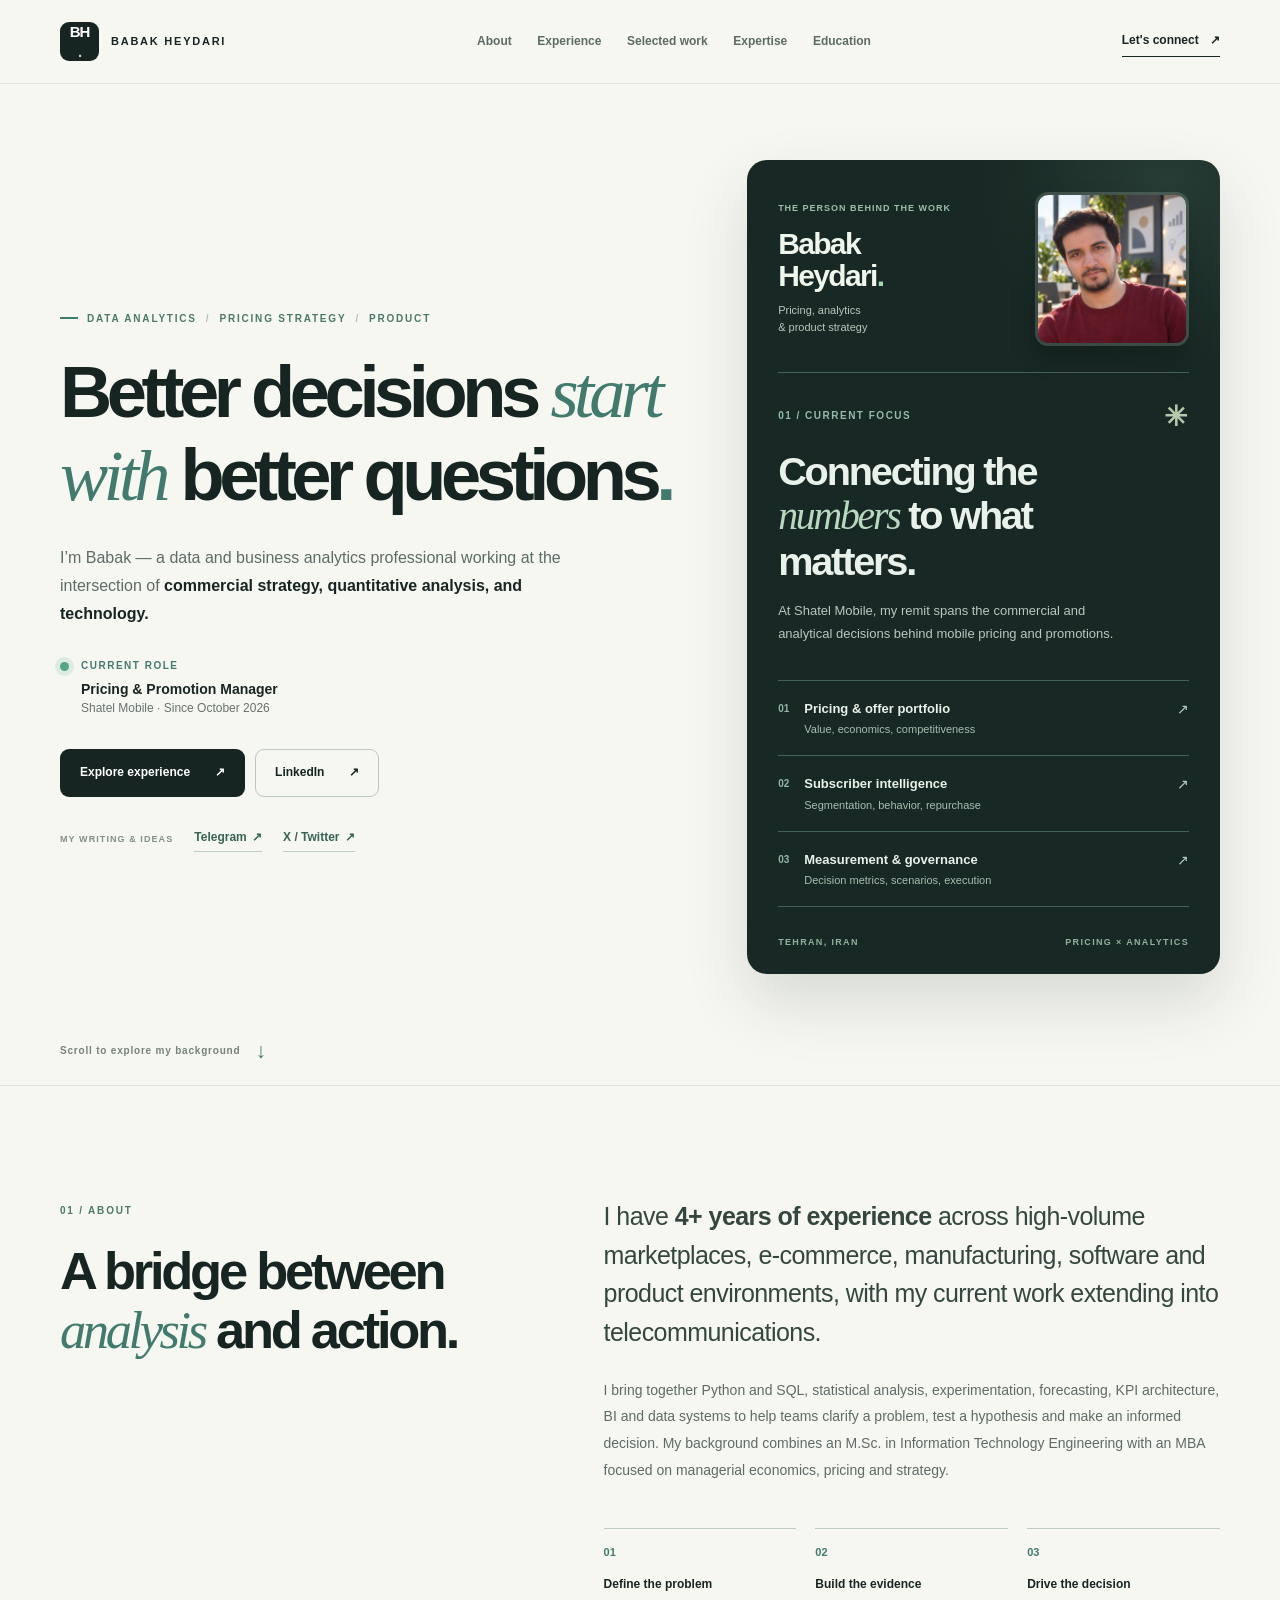
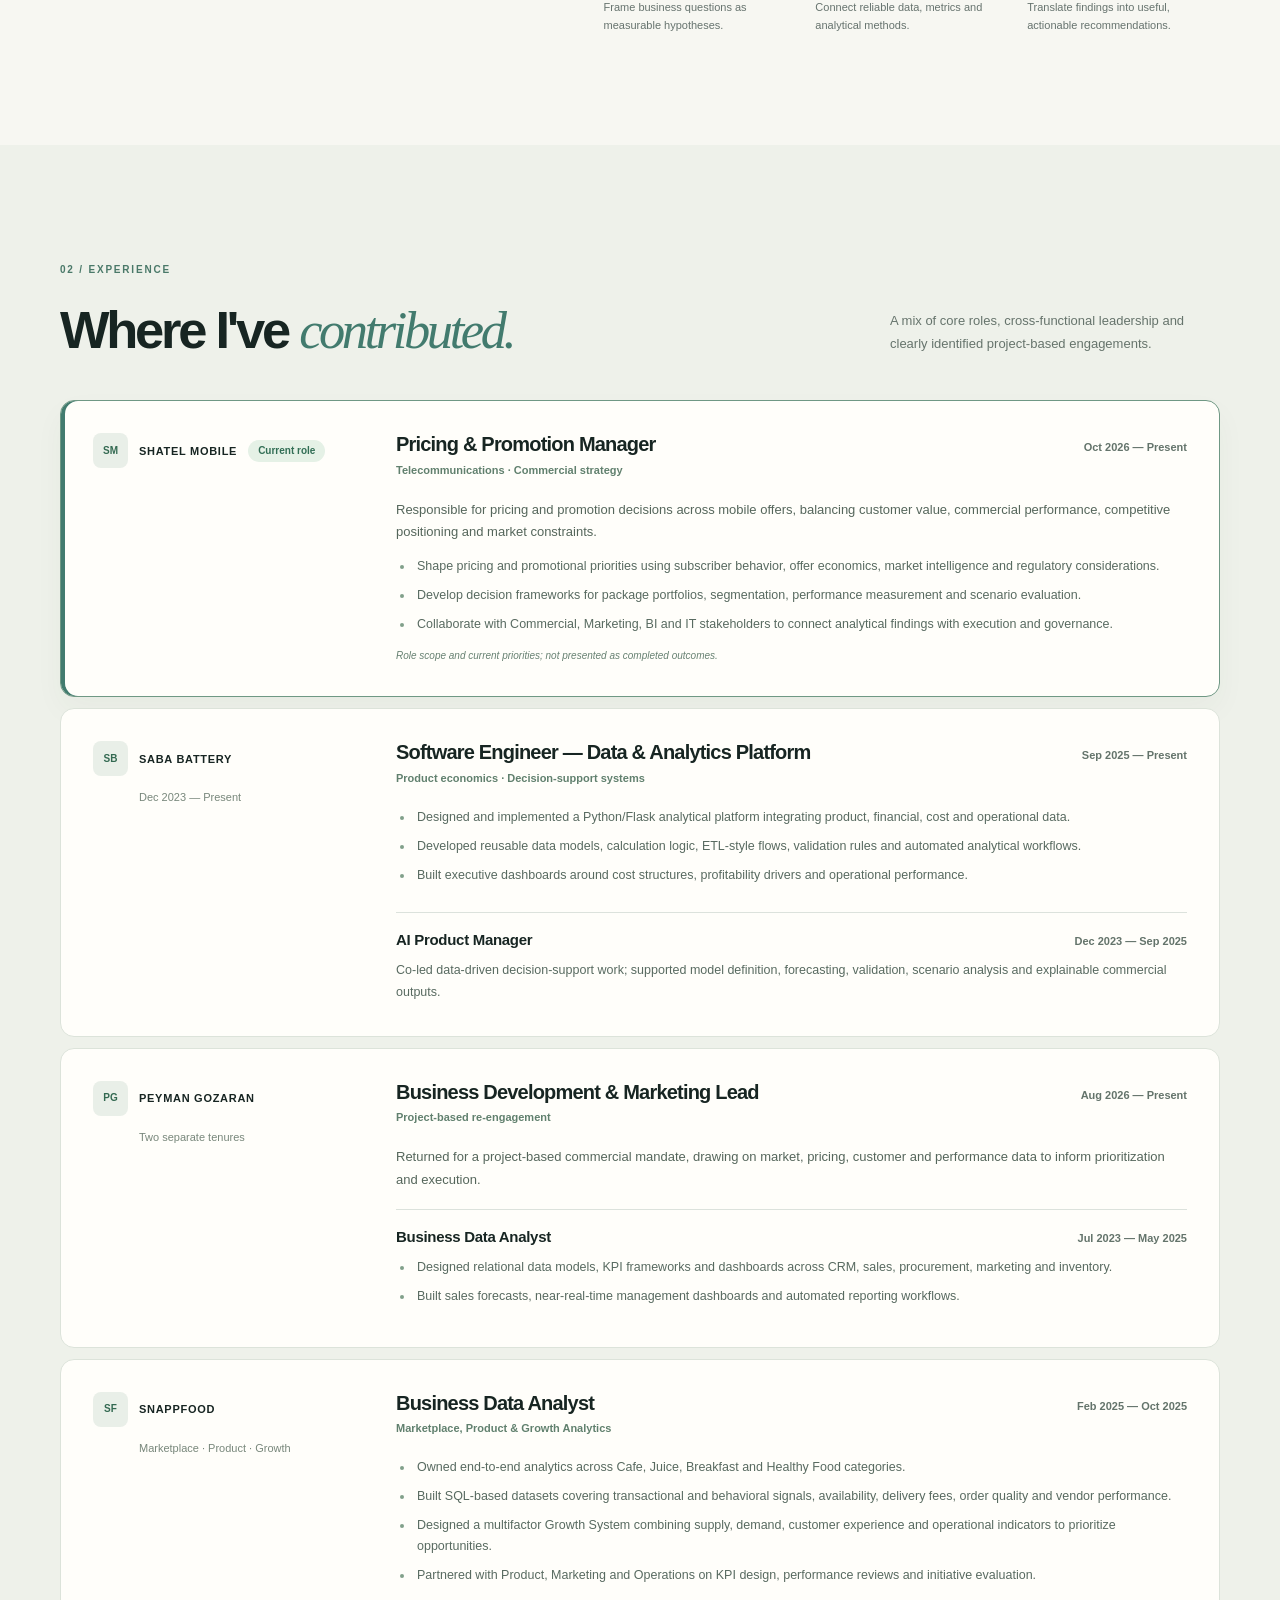
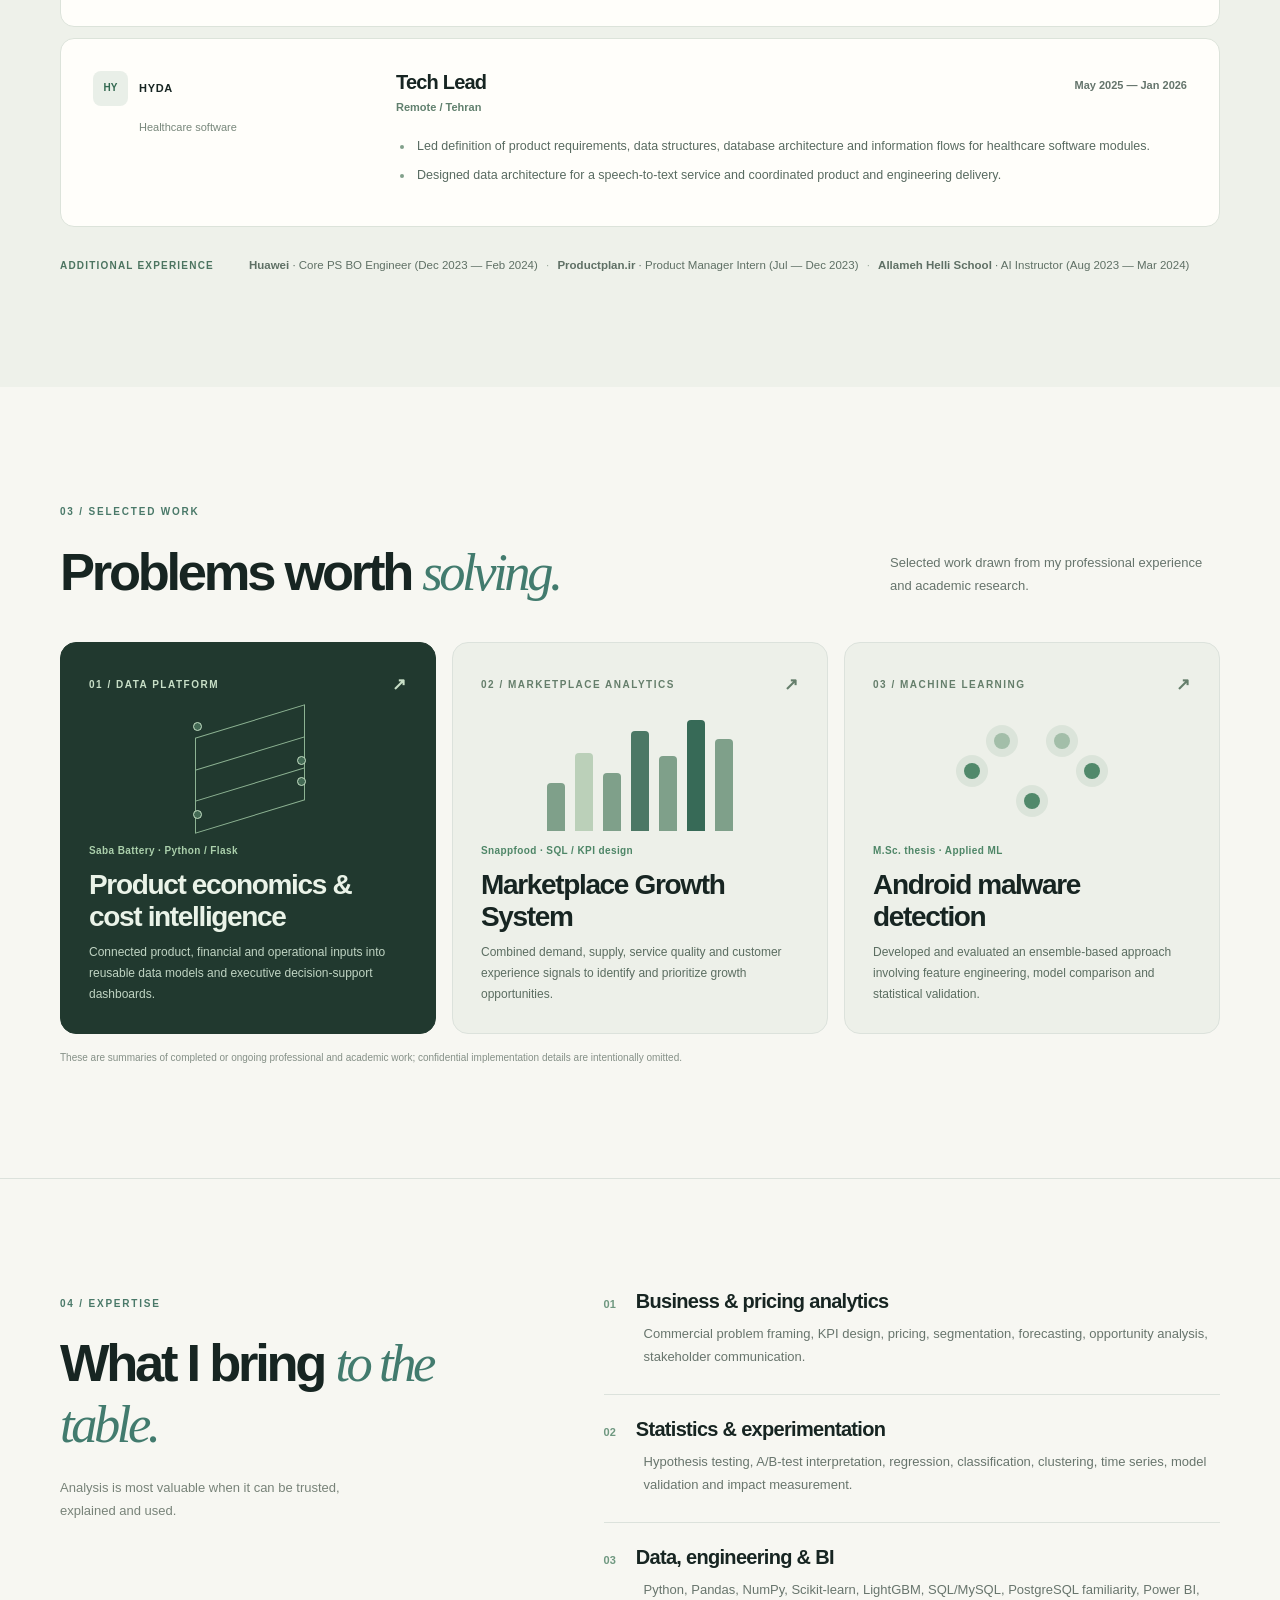
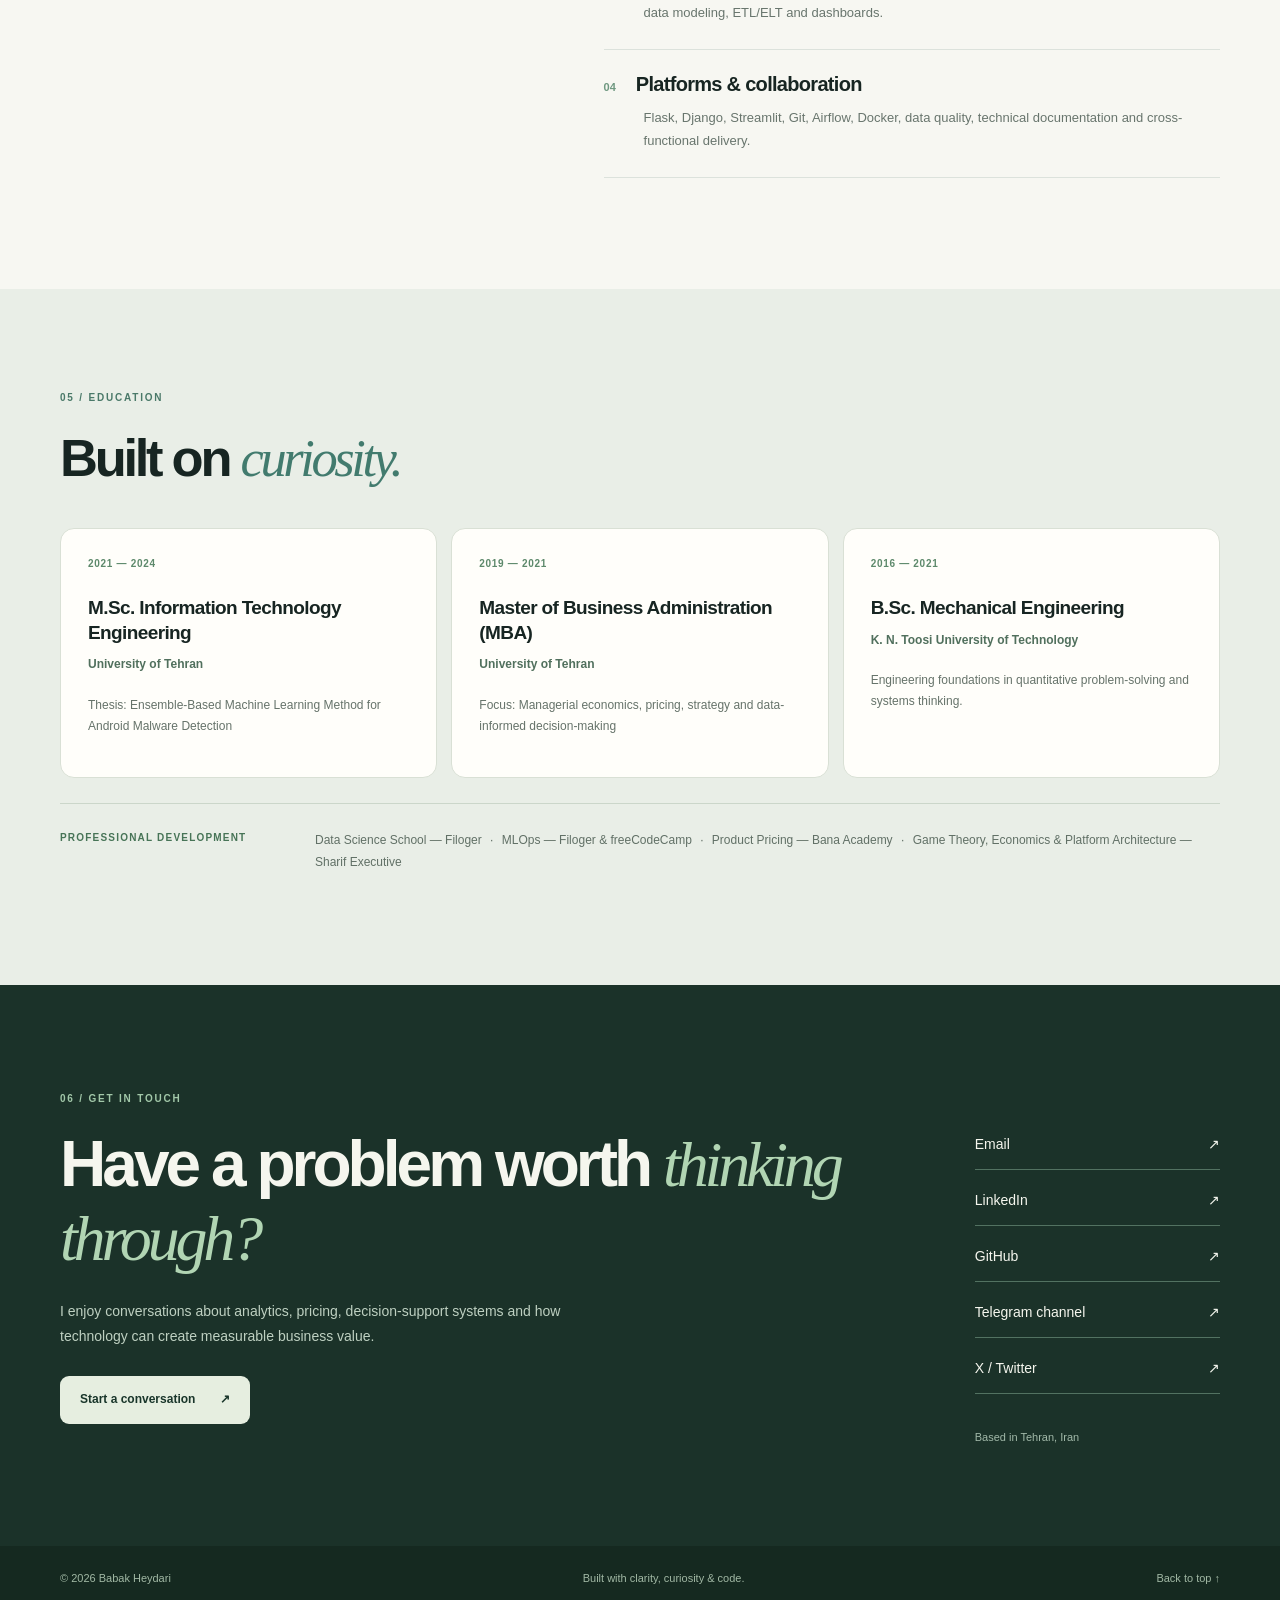
<file: index.html>
<!DOCTYPE html>
<html lang="en">
<head>
  <meta charset="UTF-8">
  <meta name="viewport" content="width=device-width, initial-scale=1">
  <meta name="theme-color" content="#f7f7f2">
  <meta name="description" content="Babak Heydari is a Pricing & Promotion Manager at Shatel Mobile and a data analytics professional working across pricing, business intelligence, product and decision-support systems.">
  <meta name="author" content="Babak Heydari">
  <meta property="og:type" content="website">
  <meta property="og:url" content="https://babakheidari.github.io/">
  <meta property="og:title" content="Babak Heydari | Pricing, Analytics & Product">
  <meta property="og:description" content="Pricing & Promotion Manager at Shatel Mobile. Turning complex data into clear commercial decisions.">
  <meta name="twitter:card" content="summary">
  <meta name="twitter:creator" content="@BabakHeydariSci">
  <meta property="og:image" content="https://babakheidari.github.io/assets/babak-heydari.jpg">
  <meta property="og:image:alt" content="Portrait of Babak Heydari">
  <meta name="twitter:image" content="https://babakheidari.github.io/assets/babak-heydari.jpg">
  <link rel="canonical" href="https://babakheidari.github.io/">
  <link rel="stylesheet" href="styles.css">
  <title>Babak Heydari | Pricing, Analytics & Product</title>
  <script type="application/ld+json">
  {
    "@context": "https://schema.org",
    "@type": "Person",
    "name": "Babak Heydari",
    "url": "https://babakheidari.github.io/",
    "jobTitle": "Pricing & Promotion Manager",
    "worksFor": { "@type": "Organization", "name": "Shatel Mobile" },
    "alumniOf": [
      { "@type": "CollegeOrUniversity", "name": "University of Tehran" },
      { "@type": "CollegeOrUniversity", "name": "K. N. Toosi University of Technology" }
    ],
    "sameAs": [
      "https://www.linkedin.com/in/babak-heydari",
      "https://github.com/BabakHeidari",
      "https://t.me/ThinkingWithBabak",
      "https://x.com/BabakHeydariSci"
    ]
  }
  </script>
</head>
<body>
  <a class="skip-link" href="#main">Skip to content</a>

  <header class="site-header">
    <div class="container header-inner">
      <a class="identity" href="#top" aria-label="Babak Heydari, home">
        <span class="identity-mark" aria-hidden="true">BH<span class="mark-dot">.</span></span>
        <span class="identity-name">BABAK HEYDARI</span>
      </a>
      <nav class="primary-nav" aria-label="Main navigation">
        <a href="#about">About</a>
        <a href="#experience">Experience</a>
        <a href="#work">Selected work</a>
        <a href="#expertise">Expertise</a>
        <a href="#education">Education</a>
      </nav>
      <a class="header-contact" href="mailto:Babak.Heydari257@gmail.com">Let's connect <span aria-hidden="true">↗</span></a>
    </div>
  </header>

  <main id="main">
    <section class="hero" id="top" aria-labelledby="hero-title">
      <div class="container hero-grid">
        <div class="hero-copy">
          <p class="eyebrow"><span class="eyebrow-dash"></span> DATA ANALYTICS <span class="eyebrow-separator">/</span> PRICING STRATEGY <span class="eyebrow-separator">/</span> PRODUCT</p>
          <h1 id="hero-title">Better decisions <span class="serif-accent">start with</span> better questions<span class="heading-period">.</span></h1>
          <p class="hero-lead">I’m Babak — a data and business analytics professional working at the intersection of <strong>commercial strategy, quantitative analysis, and technology.</strong></p>
          <div class="current-role"><span class="status-pulse" aria-hidden="true"></span><div><span class="current-role-label">CURRENT ROLE</span><strong>Pricing &amp; Promotion Manager</strong><span>Shatel Mobile · Since October 2026</span></div></div>
          <div class="hero-actions">
            <a class="button button-primary" href="#experience">Explore experience <span aria-hidden="true">↗</span></a>
            <a class="button button-outline" href="https://www.linkedin.com/in/babak-heydari" target="_blank" rel="noopener noreferrer">LinkedIn <span aria-hidden="true">↗</span></a>
          </div>
          <div class="hero-socials" aria-label="Writing and social profiles">
            <span class="hero-socials-label">MY WRITING &amp; IDEAS</span>
            <a href="https://t.me/ThinkingWithBabak" target="_blank" rel="noopener noreferrer">Telegram <span aria-hidden="true">↗</span></a>
            <a href="https://x.com/BabakHeydariSci" target="_blank" rel="noopener noreferrer">X / Twitter <span aria-hidden="true">↗</span></a>
          </div>
        </div>
        <aside class="focus-panel" aria-label="About Babak and current focus areas">
          <div class="focus-person">
            <div class="focus-person-copy">
              <span class="focus-person-eyebrow">THE PERSON BEHIND THE WORK</span>
              <strong>Babak<br>Heydari<span aria-hidden="true">.</span></strong>
              <small>Pricing, analytics<br>&amp; product strategy</small>
            </div>
            <img class="profile-photo" src="assets/babak-heydari.jpg" width="640" height="640" alt="Portrait of Babak Heydari" fetchpriority="high" decoding="async">
          </div>
          <div class="panel-topline"><span>01 / CURRENT FOCUS</span><span class="panel-symbol" aria-hidden="true">✳</span></div>
          <h2>Connecting the <em>numbers</em> to what matters.</h2>
          <p>At Shatel Mobile, my remit spans the commercial and analytical decisions behind mobile pricing and promotions.</p>
          <div class="focus-list">
            <div class="focus-item"><span class="focus-index">01</span><div><strong>Pricing &amp; offer portfolio</strong><small>Value, economics, competitiveness</small></div><span class="focus-arrow" aria-hidden="true">↗</span></div>
            <div class="focus-item"><span class="focus-index">02</span><div><strong>Subscriber intelligence</strong><small>Segmentation, behavior, repurchase</small></div><span class="focus-arrow" aria-hidden="true">↗</span></div>
            <div class="focus-item"><span class="focus-index">03</span><div><strong>Measurement &amp; governance</strong><small>Decision metrics, scenarios, execution</small></div><span class="focus-arrow" aria-hidden="true">↗</span></div>
          </div>
          <div class="panel-footer"><span>TEHRAN, IRAN</span><span>PRICING × ANALYTICS</span></div>
        </aside>
      </div>
      <div class="container hero-bottom"><span>Scroll to explore my background</span><span class="down-arrow" aria-hidden="true">↓</span></div>
    </section>

    <section class="section about-section" id="about" aria-labelledby="about-title">
      <div class="container section-grid">
        <div class="section-heading"><span class="section-number">01 / ABOUT</span><h2 id="about-title">A bridge between <em>analysis</em> and action.</h2></div>
        <div class="about-body">
          <p class="large-copy">I have <strong>4+ years of experience</strong> across high-volume marketplaces, e-commerce, manufacturing, software and product environments, with my current work extending into telecommunications.</p>
          <p>I bring together Python and SQL, statistical analysis, experimentation, forecasting, KPI architecture, BI and data systems to help teams clarify a problem, test a hypothesis and make an informed decision. My background combines an M.Sc. in Information Technology Engineering with an MBA focused on managerial economics, pricing and strategy.</p>
          <div class="principles">
            <div><span>01</span><strong>Define the problem</strong><small>Frame business questions as measurable hypotheses.</small></div>
            <div><span>02</span><strong>Build the evidence</strong><small>Connect reliable data, metrics and analytical methods.</small></div>
            <div><span>03</span><strong>Drive the decision</strong><small>Translate findings into useful, actionable recommendations.</small></div>
          </div>
        </div>
      </div>
    </section>

    <section class="section experience-section" id="experience" aria-labelledby="experience-title">
      <div class="container">
        <div class="section-intro"><div><span class="section-number">02 / EXPERIENCE</span><h2 id="experience-title">Where I've <em>contributed.</em></h2></div><p>A mix of core roles, cross-functional leadership and clearly identified project-based engagements.</p></div>
        <div class="experience-stack">
          <article class="experience-card experience-featured">
            <div class="experience-meta"><span class="company-badge">SM</span><strong>SHATEL MOBILE</strong><span class="featured-tag">Current role</span></div>
            <div class="experience-content"><div class="role-header"><div><h3>Pricing &amp; Promotion Manager</h3><p class="role-type">Telecommunications · Commercial strategy</p></div><time datetime="2026-10">Oct 2026 — Present</time></div>
              <p class="role-context">Responsible for pricing and promotion decisions across mobile offers, balancing customer value, commercial performance, competitive positioning and market constraints.</p>
              <ul><li>Shape pricing and promotional priorities using subscriber behavior, offer economics, market intelligence and regulatory considerations.</li><li>Develop decision frameworks for package portfolios, segmentation, performance measurement and scenario evaluation.</li><li>Collaborate with Commercial, Marketing, BI and IT stakeholders to connect analytical findings with execution and governance.</li></ul>
              <p class="scope-note">Role scope and current priorities; not presented as completed outcomes.</p>
            </div>
          </article>
          <article class="experience-card">
            <div class="experience-meta"><span class="company-badge">SB</span><strong>SABA BATTERY</strong><span class="meta-caption">Dec 2023 — Present</span></div>
            <div class="experience-content">
              <div class="role-header"><div><h3>Software Engineer — Data &amp; Analytics Platform</h3><p class="role-type">Product economics · Decision-support systems</p></div><time datetime="2025-09">Sep 2025 — Present</time></div>
              <ul><li>Designed and implemented a Python/Flask analytical platform integrating product, financial, cost and operational data.</li><li>Developed reusable data models, calculation logic, ETL-style flows, validation rules and automated analytical workflows.</li><li>Built executive dashboards around cost structures, profitability drivers and operational performance.</li></ul>
              <div class="previous-role"><div class="role-header"><div><h4>AI Product Manager</h4></div><span class="dates">Dec 2023 — Sep 2025</span></div><p>Co-led data-driven decision-support work; supported model definition, forecasting, validation, scenario analysis and explainable commercial outputs.</p></div>
            </div>
          </article>
          <article class="experience-card">
            <div class="experience-meta"><span class="company-badge">PG</span><strong>PEYMAN GOZARAN</strong><span class="meta-caption">Two separate tenures</span></div>
            <div class="experience-content"><div class="role-header"><div><h3>Business Development &amp; Marketing Lead</h3><p class="role-type">Project-based re-engagement</p></div><time datetime="2026-08">Aug 2026 — Present</time></div>
              <p class="role-context">Returned for a project-based commercial mandate, drawing on market, pricing, customer and performance data to inform prioritization and execution.</p>
              <div class="previous-role"><div class="role-header"><div><h4>Business Data Analyst</h4></div><span class="dates">Jul 2023 — May 2025</span></div><ul><li>Designed relational data models, KPI frameworks and dashboards across CRM, sales, procurement, marketing and inventory.</li><li>Built sales forecasts, near-real-time management dashboards and automated reporting workflows.</li></ul></div>
            </div>
          </article>
          <article class="experience-card">
            <div class="experience-meta"><span class="company-badge">SF</span><strong>SNAPPFOOD</strong><span class="meta-caption">Marketplace · Product · Growth</span></div>
            <div class="experience-content"><div class="role-header"><div><h3>Business Data Analyst</h3><p class="role-type">Marketplace, Product &amp; Growth Analytics</p></div><time datetime="2025-02">Feb 2025 — Oct 2025</time></div>
              <ul><li>Owned end-to-end analytics across Cafe, Juice, Breakfast and Healthy Food categories.</li><li>Built SQL-based datasets covering transactional and behavioral signals, availability, delivery fees, order quality and vendor performance.</li><li>Designed a multifactor Growth System combining supply, demand, customer experience and operational indicators to prioritize opportunities.</li><li>Partnered with Product, Marketing and Operations on KPI design, performance reviews and initiative evaluation.</li></ul>
            </div>
          </article>
          <article class="experience-card">
            <div class="experience-meta"><span class="company-badge">HY</span><strong>HYDA</strong><span class="meta-caption">Healthcare software</span></div>
            <div class="experience-content"><div class="role-header"><div><h3>Tech Lead</h3><p class="role-type">Remote / Tehran</p></div><time datetime="2025-05">May 2025 — Jan 2026</time></div>
              <ul><li>Led definition of product requirements, data structures, database architecture and information flows for healthcare software modules.</li><li>Designed data architecture for a speech-to-text service and coordinated product and engineering delivery.</li></ul>
            </div>
          </article>
        </div>
        <div class="additional-experience"><span class="additional-heading">ADDITIONAL EXPERIENCE</span><p><strong>Huawei</strong> · Core PS BO Engineer (Dec 2023 — Feb 2024) <span class="bullet-separator">·</span> <strong>Productplan.ir</strong> · Product Manager Intern (Jul — Dec 2023) <span class="bullet-separator">·</span> <strong>Allameh Helli School</strong> · AI Instructor (Aug 2023 — Mar 2024)</p></div>
      </div>
    </section>

    <section class="section work-section" id="work" aria-labelledby="work-title">
      <div class="container">
        <div class="section-intro"><div><span class="section-number">03 / SELECTED WORK</span><h2 id="work-title">Problems worth <em>solving.</em></h2></div><p>Selected work drawn from my professional experience and academic research.</p></div>
        <div class="work-grid">
          <article class="work-card work-card-dark"><div class="work-card-top"><span>01 / DATA PLATFORM</span><span aria-hidden="true">↗</span></div><div class="work-symbol" aria-hidden="true"><span></span><span></span><span></span><span></span></div><div><p class="work-type">Saba Battery · Python / Flask</p><h3>Product economics &amp; cost intelligence</h3><p>Connected product, financial and operational inputs into reusable data models and executive decision-support dashboards.</p></div></article>
          <article class="work-card"><div class="work-card-top"><span>02 / MARKETPLACE ANALYTICS</span><span aria-hidden="true">↗</span></div><div class="work-visual bar-visual" aria-hidden="true"><span></span><span></span><span></span><span></span><span></span><span></span><span></span></div><div><p class="work-type">Snappfood · SQL / KPI design</p><h3>Marketplace Growth System</h3><p>Combined demand, supply, service quality and customer experience signals to identify and prioritize growth opportunities.</p></div></article>
          <article class="work-card"><div class="work-card-top"><span>03 / MACHINE LEARNING</span><span aria-hidden="true">↗</span></div><div class="work-visual ml-visual" aria-hidden="true"><span class="ml-node"></span><span class="ml-node"></span><span class="ml-node"></span><span class="ml-node"></span><span class="ml-node"></span></div><div><p class="work-type">M.Sc. thesis · Applied ML</p><h3>Android malware detection</h3><p>Developed and evaluated an ensemble-based approach involving feature engineering, model comparison and statistical validation.</p></div></article>
        </div>
        <p class="work-disclaimer">These are summaries of completed or ongoing professional and academic work; confidential implementation details are intentionally omitted.</p>
      </div>
    </section>

    <section class="section expertise-section" id="expertise" aria-labelledby="expertise-title">
      <div class="container section-grid"><div class="section-heading"><span class="section-number">04 / EXPERTISE</span><h2 id="expertise-title">What I bring <em>to the table.</em></h2><p>Analysis is most valuable when it can be trusted, explained and used.</p></div>
        <div class="expertise-list">
          <div class="expertise-row"><div class="expertise-header"><span>01</span><h3>Business &amp; pricing analytics</h3></div><p>Commercial problem framing, KPI design, pricing, segmentation, forecasting, opportunity analysis, stakeholder communication.</p></div>
          <div class="expertise-row"><div class="expertise-header"><span>02</span><h3>Statistics &amp; experimentation</h3></div><p>Hypothesis testing, A/B-test interpretation, regression, classification, clustering, time series, model validation and impact measurement.</p></div>
          <div class="expertise-row"><div class="expertise-header"><span>03</span><h3>Data, engineering &amp; BI</h3></div><p>Python, Pandas, NumPy, Scikit-learn, LightGBM, SQL/MySQL, PostgreSQL familiarity, Power BI, data modeling, ETL/ELT and dashboards.</p></div>
          <div class="expertise-row"><div class="expertise-header"><span>04</span><h3>Platforms &amp; collaboration</h3></div><p>Flask, Django, Streamlit, Git, Airflow, Docker, data quality, technical documentation and cross-functional delivery.</p></div>
        </div>
      </div>
    </section>

    <section class="section education-section" id="education" aria-labelledby="education-title"><div class="container"><div class="section-intro"><div><span class="section-number">05 / EDUCATION</span><h2 id="education-title">Built on <em>curiosity.</em></h2></div></div>
      <div class="education-grid">
        <article class="education-card"><span class="education-date">2021 — 2024</span><h3>M.Sc. Information Technology Engineering</h3><p class="institution">University of Tehran</p><p>Thesis: Ensemble-Based Machine Learning Method for Android Malware Detection</p></article>
        <article class="education-card"><span class="education-date">2019 — 2021</span><h3>Master of Business Administration (MBA)</h3><p class="institution">University of Tehran</p><p>Focus: Managerial economics, pricing, strategy and data-informed decision-making</p></article>
        <article class="education-card"><span class="education-date">2016 — 2021</span><h3>B.Sc. Mechanical Engineering</h3><p class="institution">K. N. Toosi University of Technology</p><p>Engineering foundations in quantitative problem-solving and systems thinking.</p></article>
      </div>
      <div class="development"><strong>PROFESSIONAL DEVELOPMENT</strong><p>Data Science School — Filoger <span>·</span> MLOps — Filoger &amp; freeCodeCamp <span>·</span> Product Pricing — Bana Academy <span>·</span> Game Theory, Economics &amp; Platform Architecture — Sharif Executive</p></div>
    </div></section>

    <section class="contact-section" id="contact" aria-labelledby="contact-title"><div class="container contact-inner"><div><span class="section-number">06 / GET IN TOUCH</span><h2 id="contact-title">Have a problem worth <em>thinking through?</em></h2><p>I enjoy conversations about analytics, pricing, decision-support systems and how technology can create measurable business value.</p><a class="button button-light" href="mailto:Babak.Heydari257@gmail.com">Start a conversation <span aria-hidden="true">↗</span></a></div><div class="contact-details"><a href="mailto:Babak.Heydari257@gmail.com">Email <span aria-hidden="true">↗</span></a><a href="https://www.linkedin.com/in/babak-heydari" target="_blank" rel="noopener noreferrer">LinkedIn <span aria-hidden="true">↗</span></a><a href="https://github.com/BabakHeidari" target="_blank" rel="noopener noreferrer">GitHub <span aria-hidden="true">↗</span></a><a href="https://t.me/ThinkingWithBabak" target="_blank" rel="noopener noreferrer">Telegram channel <span aria-hidden="true">↗</span></a><a href="https://x.com/BabakHeydariSci" target="_blank" rel="noopener noreferrer">X / Twitter <span aria-hidden="true">↗</span></a><span class="contact-location">Based in Tehran, Iran</span></div></div></section>
  </main>
  <footer class="site-footer"><div class="container footer-inner"><span>© 2026 Babak Heydari</span><span>Built with clarity, curiosity &amp; code.</span><a href="#top">Back to top ↑</a></div></footer>
</body>
</html>
</file>
<file: styles.css>
:root {
  color-scheme: light;
  --canvas: #f7f7f2;
  --paper: #fffefa;
  --ink: #172522;
  --deep: #182824;
  --muted: #66736e;
  --line: #dce2dc;
  --accent: #427b6e;
  --accent-soft: #e9f1e9;
  --gold: #dec595;
  --radius: 18px;
  --content-width: 1160px;
}
*,*::before,*::after { box-sizing: border-box; }
html { scroll-behavior: smooth; scroll-padding-top: 90px; }
body { margin: 0; min-width: 320px; font-family: "Segoe UI", "Helvetica Neue", Arial, sans-serif; font-size: 15px; line-height: 1.65; color: var(--ink); background: var(--canvas); -webkit-font-smoothing: antialiased; }
a { color: inherit; text-decoration: none; }
a:focus-visible { outline: 3px solid #78b8a3; outline-offset: 4px; border-radius: 3px; }
button { font: inherit; }
::selection { background: #c6decc; color: var(--deep); }
.container { width: min(calc(100% - 72px), var(--content-width)); margin-inline: auto; }
.skip-link { position: fixed; z-index: 100; top: -80px; left: 12px; background: #fff; padding: 10px 18px; border-radius: 8px; }
.skip-link:focus { top: 10px; }
.site-header { position: sticky; top: 0; z-index: 30; background: rgba(247,247,242,.93); border-bottom: 1px solid rgba(23,37,34,.09); backdrop-filter: blur(18px); -webkit-backdrop-filter: blur(18px); }
.header-inner { min-height: 83px; display: flex; align-items: center; justify-content: space-between; gap: 30px; }
.identity { display: inline-flex; align-items: center; gap: 12px; flex-shrink: 0; }
.identity-mark { display: grid; place-items: center; width: 39px; height: 39px; font-size: 15px; line-height: 1; letter-spacing: -.07em; font-weight: 800; background: var(--ink); color: #fff; border-radius: 9px; }
.mark-dot { color: #b9d4ba; }
.identity-name { font-size: 11px; font-weight: 800; letter-spacing: .16em; white-space: nowrap; }
.primary-nav { display: flex; align-items: center; gap: clamp(12px,2vw,27px); }
.primary-nav a { font-size: 12px; color: #5d6b65; font-weight: 600; white-space: nowrap; transition: color .2s; }
.primary-nav a:hover, .header-contact:hover { color: #237e61; }
.header-contact { white-space: nowrap; border-bottom: 1px solid currentColor; padding: 5px 0; font-size: 12px; font-weight: 700; }
.header-contact span { margin-left: 8px; }
.hero { padding: 76px 0 16px; overflow: hidden; }
.hero-grid { display: grid; grid-template-columns: minmax(0,1.13fr) minmax(350px,.87fr); gap: clamp(40px,5.7vw,90px); align-items: center; }
.hero-copy { padding-top: 20px; }
.eyebrow,.section-number { display: inline-flex; align-items: center; color: #4a7969; font-size: 10px; font-weight: 800; letter-spacing: .18em; line-height: 1.5; }
.eyebrow { flex-wrap: wrap; gap: 9px; margin: 0 0 26px; }
.eyebrow-dash { width: 18px; height: 2px; background: var(--accent); }
.eyebrow-separator { color: #b5beb7; }
h1,h2,h3,h4,p { margin-top: 0; }
h1,h2,h3,h4 { line-height: 1.13; }
h1 { max-width: 700px; font-size: clamp(52px,5.65vw,85px); font-weight: 750; letter-spacing: -.075em; margin-bottom: 27px; }
.serif-accent, .section-heading h2 em, .section-intro h2 em, .contact-inner h2 em { font-family: Georgia, "Times New Roman", serif; font-weight: 400; font-style: italic; letter-spacing: -.065em; }
.serif-accent { color: var(--accent); }
.heading-period { color: var(--accent); }
.hero-lead { max-width: 550px; color: #5c6c66; font-size: 16px; line-height: 1.75; margin-bottom: 30px; }
.hero-lead strong { color: var(--ink); font-weight: 650; }
.current-role { display: flex; align-items: flex-start; gap: 12px; margin-bottom: 30px; }
.current-role div { display: flex; flex-direction: column; }
.current-role-label { color: var(--accent); font-weight: 800; letter-spacing: .15em; font-size: 10px; margin-bottom: 5px; }
.current-role strong { font-size: 14px; line-height: 1.4; }
.current-role div > span:last-child { font-size: 12px; color: var(--muted); }
.status-pulse { flex-shrink: 0; height: 9px; width: 9px; margin-top: 4px; background: #56a386; border-radius: 50%; box-shadow: 0 0 0 5px #dcebe0; }
.hero-actions { display: flex; flex-wrap: wrap; gap: 10px; }
.button { min-height: 46px; display: inline-flex; align-items: center; justify-content: center; gap: 25px; padding: 13px 19px; border: 1px solid transparent; border-radius: 9px; font-size: 12px; font-weight: 750; transition: background .2s,transform .2s,border-color .2s; }
.button:hover { transform: translateY(-2px); }
.button-primary { background: var(--ink); color: #fff; }
.button-primary:hover { background: #2b6254; }
.button-outline { border-color: #bbc8bd; background: transparent; }
.button-outline:hover { background: #edf3ee; border-color: #799e8f; }
.focus-panel { position: relative; padding: 32px 31px 24px; color: #e9f2ea; background: var(--deep); border-radius: 20px; box-shadow: 0 28px 65px rgba(24,40,36,.14); overflow: hidden; }
.focus-panel::after { content: ""; position: absolute; top: -160px; right: -130px; width: 370px; height: 370px; background: radial-gradient(circle,rgba(113,161,136,.17),transparent 70%); pointer-events: none; }
.panel-topline,.panel-footer,.work-card-top { position: relative; z-index: 1; display: flex; justify-content: space-between; gap: 10px; align-items: center; font-size: 10px; font-weight: 750; letter-spacing: .15em; }
.panel-topline { color: #94bba9; margin-bottom: 18px; }
.panel-symbol { color: #b5caab; font-size: 28px; line-height: 1; }
.focus-panel h2 { position: relative; z-index: 1; max-width: 355px; font-size: clamp(30px,3.1vw,42px); letter-spacing: -.055em; font-weight: 700; margin-bottom: 16px; }
.focus-panel h2 em { font-weight: 400; color: #b8d9c0; font-family: Georgia,serif; }
.focus-panel > p { max-width: 360px; color: #b7c8bd; font-size: 13px; line-height: 1.75; margin-bottom: 34px; }
.focus-list { border-top: 1px solid #456055; }
.focus-item { display: flex; gap: 15px; align-items: start; padding: 17px 0; border-bottom: 1px solid #456055; }
.focus-index { color: #91b4a4; font-size: 10px; font-weight: 750; margin-top: 3px; }
.focus-item div { display: flex; flex-direction: column; flex: 1; }
.focus-item strong { font-size: 13px; font-weight: 700; }
.focus-item small { font-size: 11px; color: #a8beb1; margin-top: 1px; }
.focus-arrow { font-size: 14px; color: #b6d3bf; }
.panel-footer { margin-top: 28px; padding-top: 0; color: #8fb39d; font-size: 9px; }
.hero-bottom { display: flex; align-items: center; gap: 15px; padding-top: 60px; color: #75827b; font-size: 10px; font-weight: 650; letter-spacing: .08em; }
.down-arrow { font-size: 21px; font-weight: 300; color: var(--accent); }
.section { padding: 111px 0; scroll-margin-top: 80px; }
.section-grid { display: grid; grid-template-columns: .82fr 1.18fr; gap: clamp(60px,9vw,150px); }
.section-heading h2,.section-intro h2,.contact-inner h2 { font-size: clamp(38px,4.1vw,59px); letter-spacing: -.062em; font-weight: 730; margin: 19px 0 0; }
.section-heading h2 em,.section-intro h2 em { color: var(--accent); }
.about-section { border-top: 1px solid var(--line); }
.about-body > p { color: #5d6b66; font-size: 14px; line-height: 1.9; }
.about-body > .large-copy { font-size: clamp(19px,2vw,25px); line-height: 1.55; color: #34473e; font-weight: 430; margin-bottom: 25px; letter-spacing: -.022em; }
.large-copy strong { font-weight: 780; }
.principles { display: grid; grid-template-columns: repeat(3,1fr); gap: 19px; margin-top: 45px; }
.principles > div { border-top: 1px solid #bfccc1; padding-top: 14px; display: flex; flex-direction: column; }
.principles span { color: var(--accent); font-size: 11px; font-weight: 800; margin-bottom: 15px; }
.principles strong { font-size: 12px; line-height: 1.4; margin-bottom: 6px; }
.principles small { font-size: 11px; line-height: 1.6; color: var(--muted); }
.experience-section { background: #eef1ea; }
.section-intro { display: flex; align-items: end; justify-content: space-between; gap: 30px; margin-bottom: 40px; }
.section-intro h2 { margin-bottom: 0; }
.section-intro > p { margin: 0 0 5px; width: min(330px,40%); color: #66746c; font-size: 13px; line-height: 1.75; }
.experience-stack { display: flex; flex-direction: column; gap: 11px; }
.experience-card { display: grid; grid-template-columns: 275px 1fr; gap: 28px; border: 1px solid #dce3da; border-radius: 14px; background: var(--paper); padding: 32px; }
.experience-featured { border-color: #6f9884; box-shadow: inset 4px 0 0 #427b6e, 0 13px 30px rgba(41,76,58,.04); }
.experience-meta { display: flex; flex-wrap: wrap; align-content: flex-start; align-items: center; column-gap: 11px; row-gap: 12px; }
.company-badge { display: inline-grid; place-items: center; width: 35px; height: 35px; background: #e9efe8; color: #336951; font-size: 10px; font-weight: 850; border-radius: 8px; }
.experience-meta > strong { font-size: 11px; letter-spacing: .065em; }
.featured-tag { display: inline-flex; width: fit-content; background: #e5f1e6; color: #326e55; border-radius: 99px; padding: 3px 10px; font-size: 10px; font-weight: 700; }
.meta-caption { flex-basis: 100%; color: #78877b; font-size: 11px; padding-left: 46px; }
.role-header { display: flex; align-items: baseline; justify-content: space-between; gap: 16px; }
.role-header h3 { font-size: 20px; letter-spacing: -.04em; margin-bottom: 5px; }
.role-header h4 { font-size: 15px; letter-spacing: -.02em; margin: 0; }
.role-header time,.dates { color: #64746b; font-size: 11px; white-space: nowrap; font-weight: 700; }
.role-type { font-size: 11px; color: #61806e; font-weight: 650; margin: 0 0 20px; }
.role-context { color: #55665b; font-size: 13px; line-height: 1.7; margin-bottom: 13px; }
.experience-content ul { margin: 0; padding-left: 18px; }
.experience-content li { color: #586a60; font-size: 12.5px; padding: 0 0 8px 3px; line-height: 1.67; }
.experience-content li::marker { color: #81a08a; }
.scope-note { margin: 5px 0 0; color: #668071; font-size: 10px; font-style: italic; }
.previous-role { margin-top: 18px; padding-top: 19px; border-top: 1px solid var(--line); }
.previous-role .role-header { margin-bottom: 10px; }
.previous-role p { margin: 0; color: #586a60; font-size: 12.5px; line-height: 1.75; }
.additional-experience { display: flex; gap: 35px; margin-top: 28px; align-items: baseline; }
.additional-heading { font-size: 10px; font-weight: 800; letter-spacing: .12em; color: #4c7460; white-space: nowrap; }
.additional-experience p { font-size: 11.5px; margin: 0; color: #5f7065; line-height: 1.85; }
.bullet-separator { padding: 0 5px; color: #9bab9c; }
.work-grid { display: grid; grid-template-columns: repeat(3,minmax(0,1fr)); gap: 16px; }
.work-card { min-height: 380px; display: flex; flex-direction: column; justify-content: space-between; position: relative; overflow: hidden; background: #edf0e9; border: 1px solid var(--line); border-radius: 16px; padding: 28px; }
.work-card-dark { color: #eaf3e8; background: #21392f; border-color: #21392f; }
.work-card-top { color: #657e6b; }
.work-card-dark .work-card-top { color: #c8dfc7; }
.work-card-top span:last-child { font-size: 17px; }
.work-card h3 { font-size: 28px; letter-spacing: -.048em; margin-bottom: 10px; max-width: 400px; }
.work-card p:last-child { font-size: 12px; line-height: 1.75; color: #5b6d61; max-width: 400px; margin: 0; }
.work-card-dark p:last-child { color: #c0d4c3; }
.work-type { font-size: 10px; font-weight: 800; letter-spacing: .04em; color: #4e8667; margin: 0 0 9px; }
.work-card-dark .work-type { color: #abd0ac; }
.work-symbol { width: 170px; height: 110px; margin: 15px auto 10px; position: relative; }
.work-symbol::before,.work-symbol::after { content: ""; display: block; position: absolute; border: 1px solid #8db393; width: 110px; height: 64px; transform: skewY(-17deg); left: 32px; }
.work-symbol::before { top: 2px; }
.work-symbol::after { top: 34px; }
.work-symbol span { position: absolute; z-index: 1; width: 9px; height: 9px; border: 1px solid #c4dec4; background: #436954; border-radius: 50%; }
.work-symbol span:nth-child(1) { left: 30px; top: 3px; }.work-symbol span:nth-child(2) { right: 27px; top: 37px; }.work-symbol span:nth-child(3) { left: 30px; bottom: 10px; }.work-symbol span:nth-child(4) { right: 27px; bottom: 43px; }
.work-visual { align-self: center; display: flex; align-items: center; justify-content: center; height: 120px; width: 200px; margin: 12px 0; }
.bar-visual { gap: 10px; align-items: end; }
.bar-visual span { width: 18px; height: 40%; border-radius: 4px 4px 0 0; background: #7fa08a; }
.bar-visual span:nth-child(2) { height: 65%; background: #bbd0b9; }.bar-visual span:nth-child(3) { height: 49%; }.bar-visual span:nth-child(4) { height: 84%; background: #4c7865; }.bar-visual span:nth-child(5) { height: 63%; }.bar-visual span:nth-child(6) { height: 93%; background: #376a57; }.bar-visual span:nth-child(7) { height: 77%; }
.ml-visual { gap: 14px; }
.ml-node { position: relative; width: 16px; height: 16px; background: #51896b; border-radius: 50%; box-shadow: 0 0 0 8px rgba(90,143,105,.12); }
.ml-node:nth-child(even) { transform: translateY(-30px); background: #a3bea9; }.ml-node:nth-child(3) { transform: translateY(30px); }
.work-disclaimer { margin: 16px 0 0; color: #859087; font-size: 10px; }
.expertise-section { border-top: 1px solid var(--line); }
.section-heading > p { max-width: 290px; font-size: 13px; line-height: 1.75; color: #788379; margin-top: 23px; }
.expertise-row { padding: 23px 0 25px; border-bottom: 1px solid var(--line); }
.expertise-row:first-child { padding-top: 0; }
.expertise-header { display: flex; gap: 20px; align-items: baseline; }
.expertise-header span { font-size: 11px; font-weight: 800; color: #6f9880; }
.expertise-header h3 { font-size: 20px; letter-spacing: -.035em; margin: 0; }
.expertise-row p { font-size: 13px; color: #68756d; line-height: 1.8; margin: 9px 0 0 40px; }
.education-section { padding-top: 95px; background: #e9eee7; }
.education-grid { display: grid; grid-template-columns: repeat(3,minmax(0,1fr)); gap: 14px; }
.education-card { background: #fffefa; border: 1px solid #d9e0d5; border-radius: 14px; min-height: 250px; padding: 27px; }
.education-date { display: block; color: #5d896b; font-size: 10px; font-weight: 800; letter-spacing: .07em; margin-bottom: 23px; }
.education-card h3 { font-size: 19px; line-height: 1.3; letter-spacing: -.032em; margin-bottom: 10px; }
.education-card .institution { font-weight: 730; color: #51705d; font-size: 12px; margin-bottom: 20px; }
.education-card p:last-child { margin-bottom: 0; font-size: 12px; line-height: 1.7; color: #66736a; }
.development { display: grid; grid-template-columns: 230px 1fr; gap: 25px; padding-top: 26px; margin-top: 25px; border-top: 1px solid #cbd6ca; }
.development strong { font-size: 10px; letter-spacing: .12em; color: #477457; }
.development p { margin: 0; font-size: 12px; color: #617066; line-height: 1.8; }.development p span { padding: 0 5px; }
.contact-section { background: #1b3229; color: #f5f6ee; padding: 100px 0; }
.contact-inner { display: grid; grid-template-columns: 1.6fr .5fr; gap: 130px; }
.contact-inner .section-number { color: #a2c8a9; }
.contact-inner h2 { max-width: 800px; font-size: clamp(42px,5vw,69px); }
.contact-inner h2 em { color: #b1d5b3; }
.contact-inner p { max-width: 550px; color: #bed0c1; font-size: 14px; line-height: 1.8; margin: 24px 0 27px; }
.button-light { background: #e6eee0; color: #19352a; }
.button-light:hover { background: #fff; }
.contact-details { display: flex; flex-direction: column; gap: 19px; padding-top: 48px; }
.contact-details a { display: flex; justify-content: space-between; min-width: 165px; border-bottom: 1px solid #527261; padding-bottom: 13px; font-size: 14px; }
.contact-details a:hover { color: #c9e1bc; }
.contact-location { color: #a2b9a9; font-size: 11px; padding-top: 15px; }
.site-footer { background: #152920; color: #a1b8a4; font-size: 11px; }
.footer-inner { display: flex; align-items: center; justify-content: space-between; gap: 20px; padding: 23px 0; }
.footer-inner a:hover { color: #fff; }
@media (max-width: 1150px) {
  .header-inner { gap: 14px; }
  .primary-nav { gap: 15px; }
  .identity-name { display: none; }
  .experience-card { grid-template-columns: 220px 1fr; }
}
@media (max-width: 880px) {
  .work-grid { grid-template-columns: repeat(2,minmax(0,1fr)); }
  .container { width: min(calc(100% - 44px),var(--content-width)); }
  .header-inner { min-height: 76px; }
  .primary-nav { gap: 15px; }
  .primary-nav a { font-size: 11px; }
  .primary-nav a:nth-last-child(-n+2) { display: none; }
  .hero { padding-top: 54px; }
  .hero-grid { grid-template-columns: 1fr; gap: 43px; }
  .hero-copy { padding-top: 0; }
  h1 { max-width: 780px; font-size: clamp(54px,8vw,74px); }
  .focus-panel { max-width: 690px; }
  .panel-topline { margin-bottom: 28px; }
  .hero-bottom { padding-top: 35px; }
  .section { padding: 80px 0; }
  .section-grid { grid-template-columns: 1fr; gap: 27px; }
  .experience-card { grid-template-columns: 180px 1fr; gap: 20px; padding: 24px; }
  .section-intro > p { width: 250px; }
  .contact-inner { gap: 55px; }
  .education-card { padding: 22px; }
}
@media (max-width: 640px) {
  html { scroll-padding-top: 70px; }
  .container { width: calc(100% - 36px); }
  .site-header { position: relative; }
  .header-inner { align-items: flex-start; padding: 15px 0; flex-wrap: wrap; min-height: 0; column-gap: 15px; row-gap: 12px; }
  .identity { margin-right: auto; }
  .identity-name { display: inline; font-size: 10px; }
  .header-contact { margin-top: 5px; }
  .primary-nav { width: 100%; order: 3; overflow-x: auto; gap: 21px; white-space: nowrap; padding: 3px 0 1px; scrollbar-width: thin; }
  .primary-nav a:nth-last-child(-n+2) { display: inline; }
  .hero { padding-top: 48px; }
  .eyebrow { font-size: 9px; gap: 7px; }
  h1 { font-size: clamp(43px,10.6vw,63px); letter-spacing: -.072em; }
  .hero-lead { font-size: 15px; }
  .focus-panel { padding: 26px 23px 20px; border-radius: 15px; }
  .focus-panel h2 { font-size: 33px; }
  .hero-bottom { padding-top: 29px; }
  .section { padding: 70px 0; }
  .section-heading h2,.section-intro h2 { font-size: 41px; }
  .principles { grid-template-columns: 1fr; gap: 18px; margin-top: 30px; }
  .principles span { margin-bottom: 5px; }
  .section-intro { display: block; margin-bottom: 28px; }
  .section-intro > p { width: auto; margin-top: 17px; }
  .experience-card { grid-template-columns: 1fr; gap: 18px; padding: 21px; }
  .experience-meta { align-items: center; }
  .meta-caption { flex-basis: auto; padding-left: 0; }
  .role-header { flex-direction: column; align-items: flex-start; gap: 7px; }
  .role-header h3 { font-size: 19px; }
  .role-type { margin-bottom: 9px; }
  .previous-role .role-header { flex-direction: row; align-items: baseline; }
  .additional-experience { display: block; }
  .additional-experience p { margin-top: 10px; }
  .work-grid { grid-template-columns: 1fr; }
  .work-card { min-height: 345px; }
  .expertise-header h3 { font-size: 18px; }
  .education-grid { grid-template-columns: 1fr; }
  .education-card { min-height: 0; }
  .development { grid-template-columns: 1fr; gap: 10px; }
  .contact-section { padding: 75px 0; }
  .contact-inner { grid-template-columns: 1fr; gap: 25px; }
  .contact-inner h2 { font-size: clamp(42px,9.5vw,55px); }
  .contact-details { padding-top: 12px; }
  .footer-inner { flex-wrap: wrap; gap: 7px 20px; }
  .footer-inner span:nth-child(2) { display: none; }
}
@media (prefers-reduced-motion: reduce) { html { scroll-behavior: auto; } .button { transition: none; } }
@media print {
  .site-header,.hero-bottom,.hero-actions,.contact-section,.site-footer,.skip-link { display:none !important; }
  body { background: #fff; }
  .container { width: 100%; }
  .hero,.section { padding: 18px 0; }
  .hero-grid { display:block; }.focus-panel { display:none; }
  .experience-section,.education-section { background: #fff; }
  .experience-card,.education-card,.work-card { break-inside: avoid; box-shadow: none; }
}


/* Portrait and social channels — October 2026 profile update */
.focus-person { position: relative; z-index: 1; display: flex; align-items: center; justify-content: space-between; gap: 15px; margin-bottom: 30px; padding-bottom: 26px; border-bottom: 1px solid #456055; }
.focus-person-copy { min-width: 0; }
.focus-person-eyebrow { display: block; color: #9abdaa; font-size: 9px; font-weight: 750; letter-spacing: .11em; line-height: 1.5; margin-bottom: 12px; }
.focus-person-copy strong { display: block; font-size: clamp(23px,2.4vw,30px); font-weight: 750; letter-spacing: -.055em; line-height: 1.06; color: #eff6ec; }
.focus-person-copy strong span { color: #a6d6b2; }
.focus-person-copy small { display: block; margin-top: 11px; font-size: 11px; line-height: 1.5; color: #b7c8bd; }
.profile-photo { width: clamp(118px,12vw,162px); aspect-ratio: 1; height: auto; flex-shrink: 0; display: block; object-fit: cover; object-position: center 35%; border-radius: 13px; border: 3px solid rgba(235,244,232,.16); box-shadow: 0 13px 25px rgba(0,0,0,.19); }
.hero-socials { display: flex; align-items: center; flex-wrap: wrap; column-gap: 21px; row-gap: 8px; margin-top: 31px; }
.hero-socials-label { font-size: 9px; font-weight: 800; letter-spacing: .12em; color: #809087; }
.hero-socials a { font-size: 12px; font-weight: 700; color: #376454; border-bottom: 1px solid #c1cec2; padding-bottom: 3px; }
.hero-socials a:hover { color: #153e31; border-bottom-color: #376454; }
.hero-socials a span { margin-left: 2px; }
@media (max-width: 640px) {
  .focus-person { margin-bottom: 22px; padding-bottom: 19px; }
  .focus-person-copy strong { font-size: 25px; }
  .focus-person-eyebrow { font-size: 8px; }
  .profile-photo { width: min(37%,132px); }
  .hero-socials { margin-top: 24px; }
}
</file>
